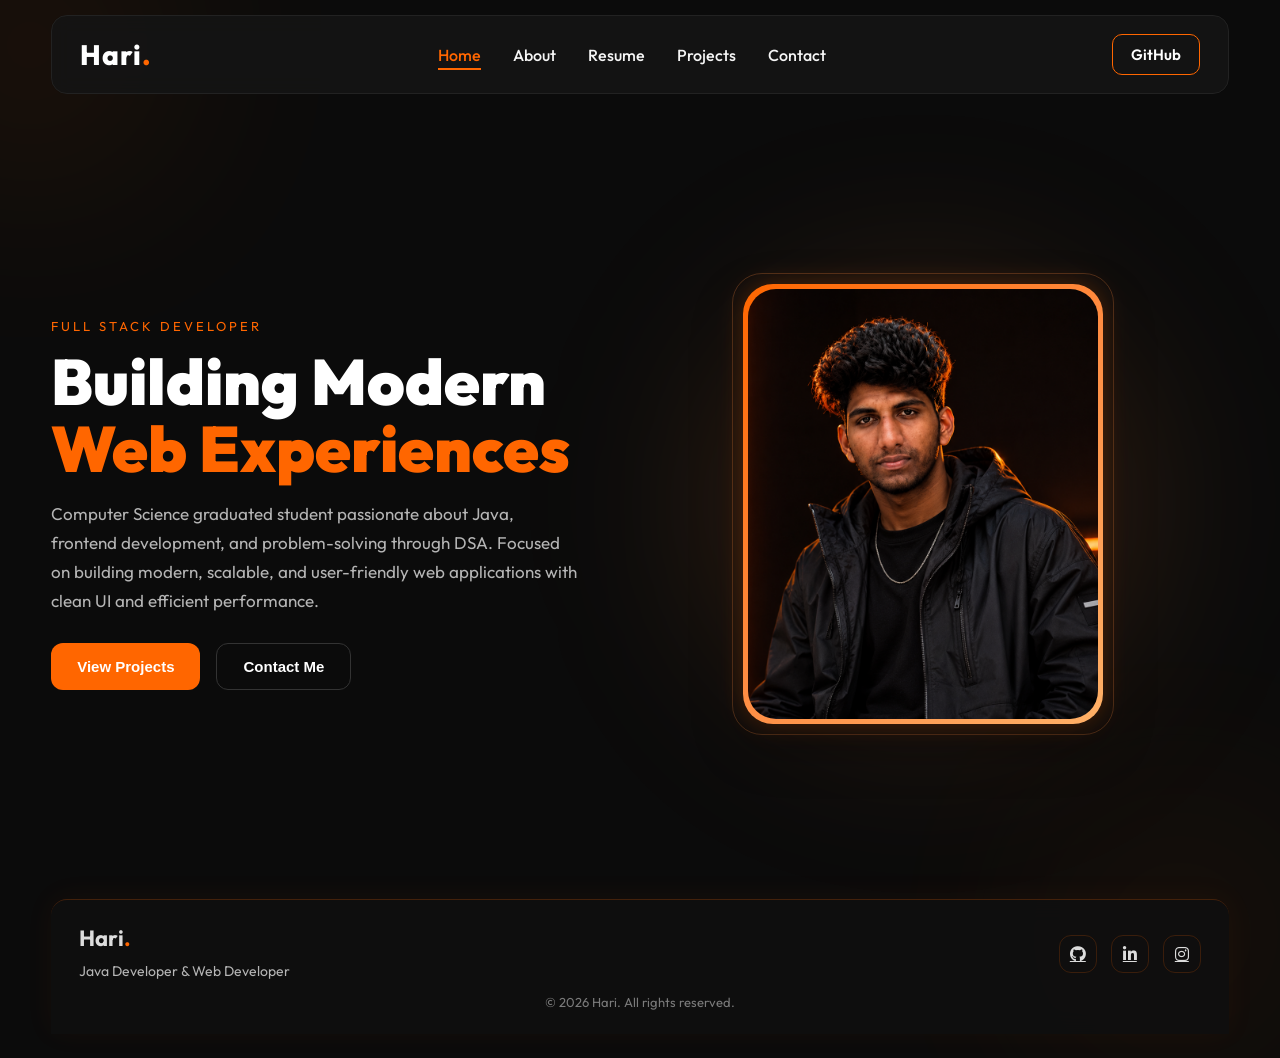
<file: index.html>
<!DOCTYPE html>
<html lang="en">
<head>
  <meta charset="UTF-8" />
  <meta name="viewport" content="width=device-width, initial-scale=1.0"/>

  <title>Hari | Portfolio</title>

  <!-- GOOGLE FONT -->
  <link
    href="https://fonts.googleapis.com/css2?family=Outfit:wght@300;400;500;600;700;800;900&display=swap"
    rel="stylesheet"
  />
  <link rel="stylesheet" href="https://cdnjs.cloudflare.com/ajax/libs/font-awesome/6.5.1/css/all.min.css" />

  <link rel="stylesheet" href="./CSS/style.css">
 <script src="./JS/script.js"></script>
</head>

<body>

  <!-- BACKGROUND GLOW -->
  <div class="glow glow1"></div>
  <div class="glow glow2"></div>

  <!-- NAVBAR -->
  <header>

    <nav class="navbar">

      <h1 class="logo">
        Hari<span>.</span>
      </h1>

      <div class="nav-links">
        <a href="index.html" class="active">Home</a>
        <a href="./HTML/About.html">About</a>
        <a href="./HTML/Resume.html">Resume</a>
        <a href="./HTML/Project.html">Projects</a>
        <a href="./HTML/Contact.html">Contact</a>
      </div>

      <a
        href="https://github.com/Hari-bala-k"
        target="_blank"
        class="github-btn"
      >
        GitHub
      </a>

    </nav>

  </header>

  <!-- HERO SECTION -->

  <section class="hero" id="home">

    <!-- LEFT -->

    <div class="hero-content">

      <p class="subtitle">
        FULL STACK DEVELOPER
      </p>

      <h2>
        Building Modern
        <span>Web Experiences</span>
      </h2>

      <p class="description">
        Computer Science graduated student passionate about Java,
        frontend development, and problem-solving through DSA.
        Focused on building modern, scalable, and user-friendly
        web applications with clean UI and efficient performance.
      </p>

      <div class="hero-buttons">

      <button class="primary-btn" onclick="window.location.href='./HTML/Project.html'">
          View Projects
        </button>
      <button class="secondary-btn" onclick="window.location.href='./HTML/Contact.html'">
          Contact Me
        </button>

      </div>

    </div>

    <!-- RIGHT -->

    <div class="hero-image">

      <div class="image-border">

        <img
          src="./Media/Profile1.png"
          alt="profile"
        >

      </div>

    </div>

  </section>

  <footer class="site-footer">
    <div class="footer-top">
      <div class="footer-brand">
        <h2>Hari<span>.</span></h2>
        <p>Java Developer & Web Developer</p>
      </div>



      <div class="footer-social">
        <a href="https://github.com/Hari-bala-k" target="_blank" aria-label="GitHub"><i class="fab fa-github"></i></a>
        <a href="https://www.linkedin.com/in/hari-bala-krishnan/" target="_blank" aria-label="LinkedIn"><i class="fab fa-linkedin-in"></i></a>
        <a href="https://www.instagram.com/itz._.hxriee__?igsh=MWJyajVqOTRsd3dlaw==" target="_blank" aria-label="Instagram"><i class="fab fa-instagram"></i></a>
      </div>
    </div>
    <p class="footer-copy">© 2026 Hari. All rights reserved.</p>
  </footer>
  </body>
  </html>
</file>
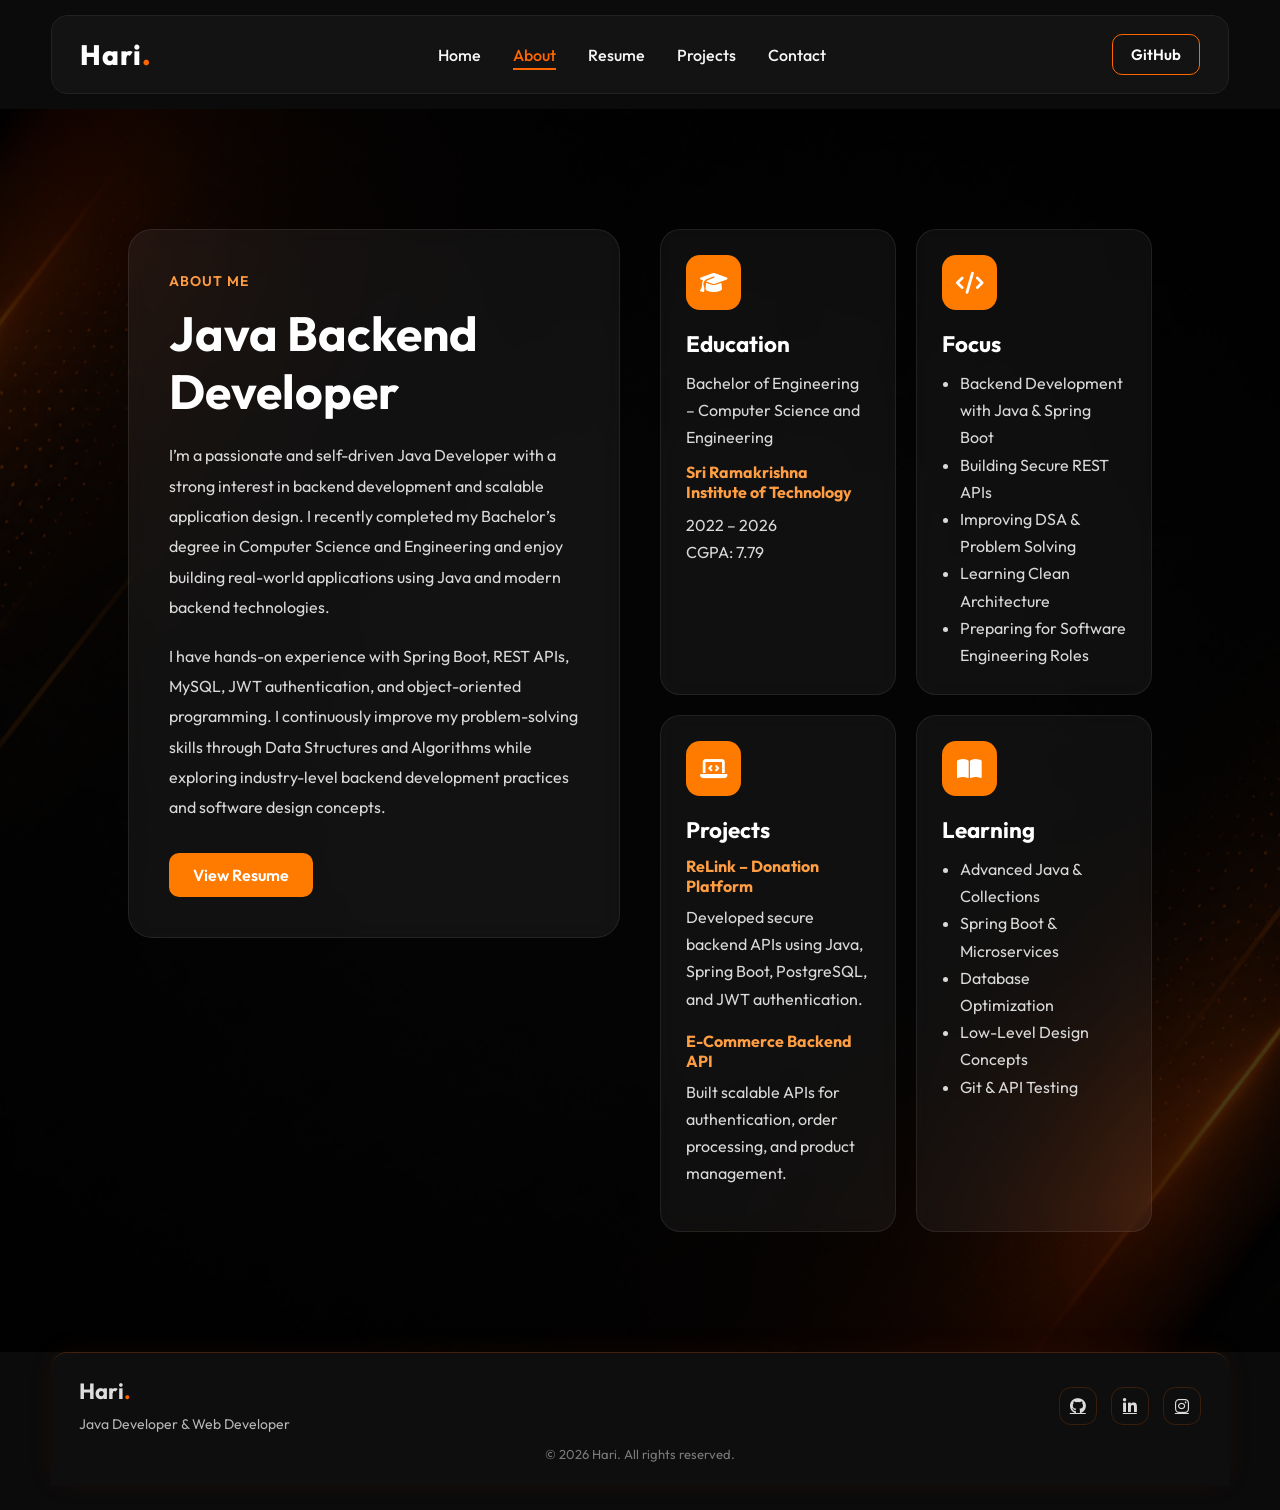
<file: HTML/About.html>
<!DOCTYPE html>
<html lang="en">
<head>
  <meta charset="UTF-8" />
  <meta name="viewport" content="width=device-width, initial-scale=1.0"/>
  <title>Portfolio | About</title>

  <!-- Google Font -->
  <link
    href="https://fonts.googleapis.com/css2?family=Outfit:wght@300;400;500;600;700;800&display=swap"
    rel="stylesheet"
  />

  <!-- Font Awesome -->
  <link
    rel="stylesheet"
    href="https://cdnjs.cloudflare.com/ajax/libs/font-awesome/6.5.1/css/all.min.css"
  />

  <!-- CSS -->
  <link rel="stylesheet" href="../CSS/style.css" />
  <link rel="stylesheet" href="../CSS/About.css" />
</head>

<body>

  <!-- Navbar -->
  <header>
    <nav class="navbar">

      <h1 class="logo">
        Hari<span>.</span>
      </h1>

      <div class="nav-links">
        <a href="../index.html">Home</a>
        <a href="About.html" class="active">About</a>
        <a href="Resume.html">Resume</a>
        <a href="Project.html">Projects</a>
        <a href="Contact.html">Contact</a>
      </div>

      <a
        href="https://github.com/Hari-bala-k"
        target="_blank"
        class="github-btn"
      >
        GitHub
      </a>

    </nav>
  </header>

  <!-- About Section -->
  <section id="about">

    <div class="about-container">

      <!-- About Card -->
      <div class="about-card">

        <span class="section-tag">About Me</span>

        <h2>Java Backend Developer</h2>

        <p>
          I’m a passionate and self-driven Java Developer with a strong
          interest in backend development and scalable application design.
          I recently completed my Bachelor’s degree in Computer Science
          and Engineering and enjoy building real-world applications
          using Java and modern backend technologies.
        </p>

        <p>
          I have hands-on experience with Spring Boot, REST APIs,
          MySQL, JWT authentication, and object-oriented programming.
          I continuously improve my problem-solving skills through
          Data Structures and Algorithms while exploring industry-level
          backend development practices and software design concepts.
        </p>

        <div class="about-buttons">
          <a href="../Media/Hari_Resume .pdf" class="btn-primary" target="_blank">View Resume</a>
        </div>

      </div>

      <!-- Highlights -->
      <div class="about-highlights">

        <!-- Education -->
        <div class="highlight">

          <div class="highlight-icon">
            <i class="fa-solid fa-graduation-cap"></i>
          </div>

          <h3>Education</h3>

          <p class="title">
            Bachelor of Engineering – Computer Science and Engineering
          </p>

          <h4>Sri Ramakrishna Institute of Technology</h4>

          <span>2022 – 2026</span>

          <p>CGPA: 7.79</p>

        </div>

        <!-- Focus -->
        <div class="highlight">

          <div class="highlight-icon">
            <i class="fa-solid fa-code"></i>
          </div>

          <h3>Focus</h3>

          <ul>
            <li>Backend Development with Java & Spring Boot</li>
            <li>Building Secure REST APIs</li>
            <li>Improving DSA & Problem Solving</li>
            <li>Learning Clean Architecture</li>
            <li>Preparing for Software Engineering Roles</li>
          </ul>

        </div>

        <!-- Projects -->
        <div class="highlight">

          <div class="highlight-icon">
            <i class="fa-solid fa-laptop-code"></i>
          </div>

          <h3>Projects</h3>

          <div class="project-box">
            <h4>ReLink – Donation Platform</h4>

            <p>
              Developed secure backend APIs using Java,
              Spring Boot, PostgreSQL, and JWT authentication.
            </p>
          </div>

          <div class="project-box">
            <h4>E-Commerce Backend API</h4>

            <p>
              Built scalable APIs for authentication,
              order processing, and product management.
            </p>
          </div>

        </div>

        <!-- Learning -->
        <div class="highlight">

          <div class="highlight-icon">
            <i class="fa-solid fa-book-open"></i>
          </div>

          <h3>Learning</h3>

          <ul>
            <li>Advanced Java & Collections</li>
            <li>Spring Boot & Microservices</li>
            <li>Database Optimization</li>
            <li>Low-Level Design Concepts</li>
            <li>Git & API Testing</li>
          </ul>

        </div>

      </div>

    </div>

  </section>

  <!-- Footer -->
  <footer class="site-footer">

    <div class="footer-top">

      <div class="footer-brand">
        <h2>Hari<span>.</span></h2>
        <p>Java Developer & Web Developer</p>
      </div>

      <div class="footer-social">

        <a
          href="https://github.com/Hari-bala-k"
          target="_blank"
          aria-label="GitHub"
        >
          <i class="fab fa-github"></i>
        </a>

        <a
          href="https://www.linkedin.com/in/hari-bala-krishnan/"
          target="_blank"
          aria-label="LinkedIn"
        >
          <i class="fab fa-linkedin-in"></i>
        </a>

        <a
          href="https://www.instagram.com/itz._.hxriee__/"
          target="_blank"
          aria-label="Instagram"
        >
          <i class="fab fa-instagram"></i>
        </a>

      </div>

    </div>

    <p class="footer-copy">
      © 2026 Hari. All rights reserved.
    </p>

  </footer>

</body>
</html>
</file>
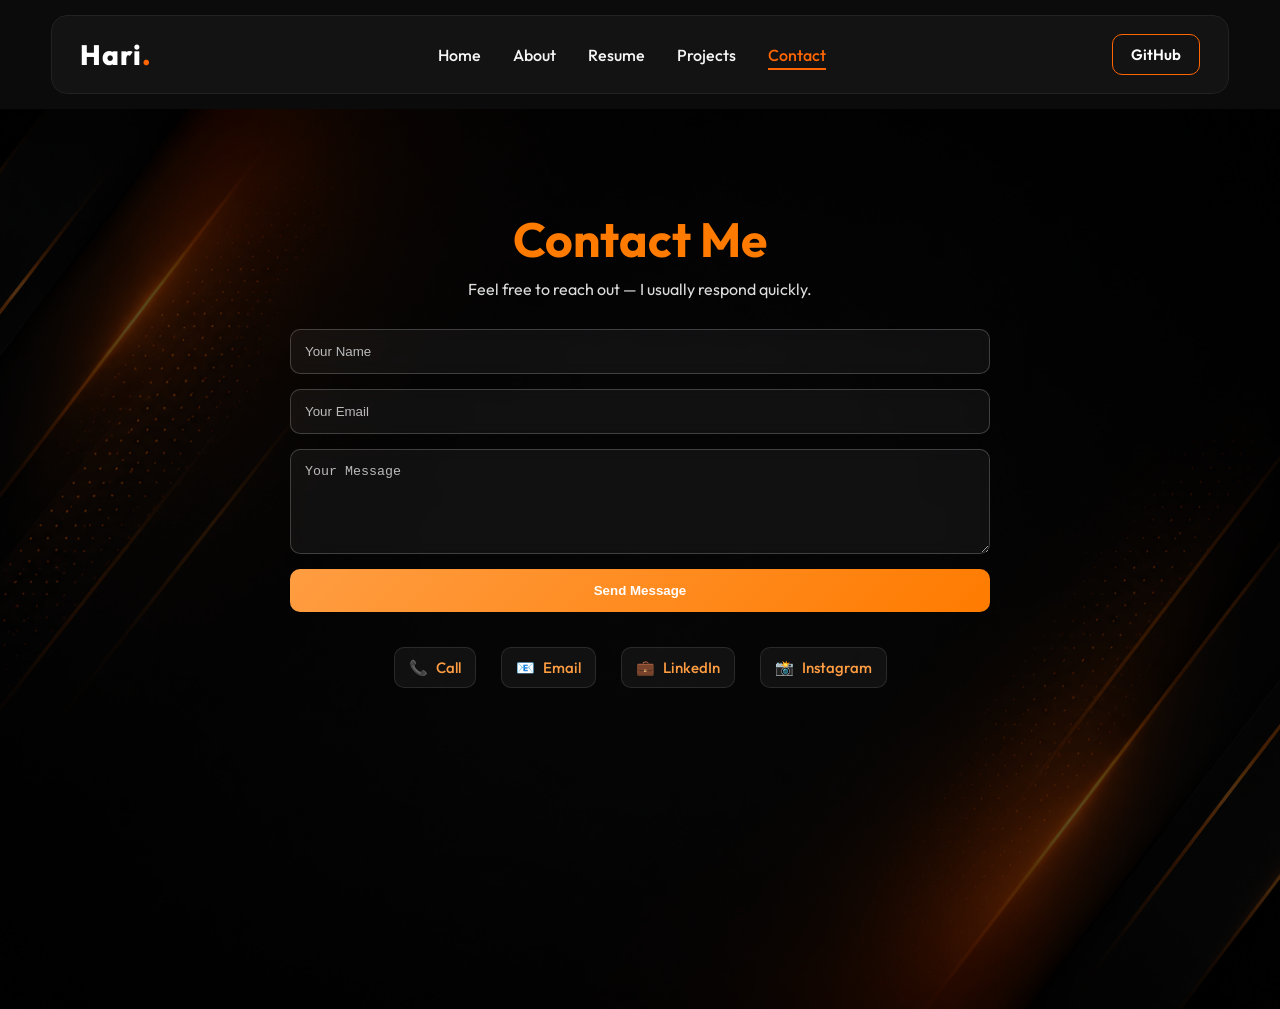
<file: HTML/Contact.html>
<!DOCTYPE html>
<html lang="en">
<head>
    <meta charset="UTF-8">
    <meta name="viewport" content="width=device-width, initial-scale=1.0">
    <title>Portfolio/Contact</title>
    <link
      href="https://fonts.googleapis.com/css2?family=Outfit:wght@300;400;500;600;700;800;900&display=swap"
      rel="stylesheet"
    />
    <link rel="stylesheet" href="https://cdnjs.cloudflare.com/ajax/libs/font-awesome/6.5.1/css/all.min.css" />
    <link rel="stylesheet" href="../CSS/style.css">
    <link rel="stylesheet" href="../CSS/Contact.css">
</head>
<body>
<header>
  <nav class="navbar">

    <h1 class="logo">
      Hari<span>.</span>
    </h1>

    <div class="nav-links">
      <a href="../index.html">Home</a>
      <a href="About.html">About</a>
      <a href="Resume.html">Resume</a>
      <a href="Project.html">Projects</a>
      <a href="Contact.html" class="active">Contact</a>
    </div>

    <a
      href="https://github.com/Hari-bala-k"
      target="_blank"
      class="github-btn"
    >
      GitHub
    </a>

  </nav>
</header>
 <section id="contact">

  <div class="contact-wrapper">

    <h2>Contact Me</h2>
    <p>Feel free to reach out — I usually respond quickly.</p>

    <!-- FORM FIRST -->
    <form class="contact-form" id="contactForm">

      <input type="text" placeholder="Your Name" required>

      <input type="email" placeholder="Your Email" required>

      <textarea rows="5" placeholder="Your Message" required></textarea>

      <button type="submit">Send Message</button>

    </form>

    <!-- SIMPLE CONTACT OPTIONS (ICONS STYLE) -->
    <div class="contact-icons">

      <a href="tel:6369548291">📞 <span>Call</span></a>

      <a href="mailto:techiehari18hk@gmail.com">📧 <span>Email</span></a>

      <a href="https://www.linkedin.com/in/hari-bala-krishnan/" target="_blank">💼 <span>LinkedIn</span></a>

      <a href="https://www.instagram.com/itz._.hxriee__?igsh=MWJyajVqOTRsd3dlaw==" target="_blank">📸 <span>Instagram</span></a>

    </div>

  </div>

</section>
<script src="../JS/script.js"></script>
</body>
</html>
</file>
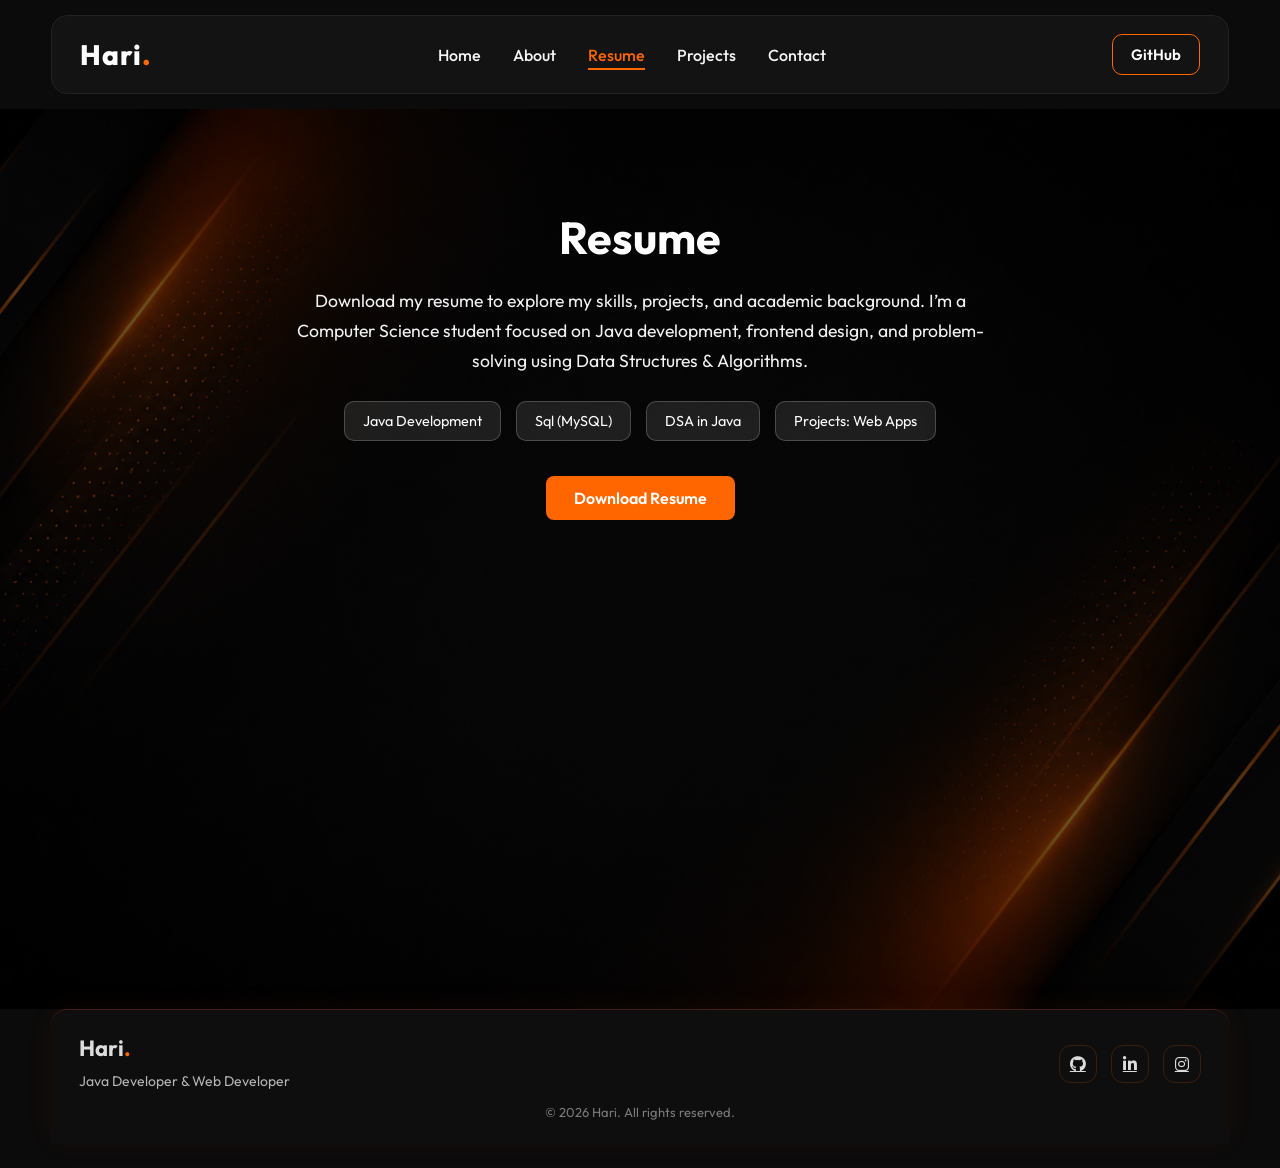
<file: HTML/Resume.html>
<!DOCTYPE html>
<html lang="en">
<head>
    <meta charset="UTF-8">
    <meta name="viewport" content="width=device-width, initial-scale=1.0">
    <title>Portfolio/Resume</title>
    <link
      href="https://fonts.googleapis.com/css2?family=Outfit:wght@300;400;500;600;700;800;900&display=swap"
      rel="stylesheet"
    />
    <link rel="stylesheet" href="https://cdnjs.cloudflare.com/ajax/libs/font-awesome/6.5.1/css/all.min.css" />
    <link rel="stylesheet" href="../CSS/style.css">
    <link rel="stylesheet" href="../CSS/Resume.css">
</head>
<body>
<header>
  <nav class="navbar">

    <h1 class="logo">
      Hari<span>.</span>
    </h1>

    <div class="nav-links">
      <a href="../index.html">Home</a>
      <a href="About.html">About</a>
      <a href="Resume.html" class="active">Resume</a>
      <a href="Project.html">Projects</a>
      <a href="Contact.html">Contact</a>
    </div>

    <a
      href="https://github.com/Hari-bala-k"
      target="_blank"
      class="github-btn"
    >
      GitHub
    </a>

  </nav>
</header>
<section id="resume">

  <h2>Resume</h2>

  <p>
    Download my resume to explore my skills, projects, and academic background.
    I’m a Computer Science student focused on Java development, frontend design,
    and problem-solving using Data Structures & Algorithms.
  </p>

  <!-- QUICK HIGHLIGHTS -->
  <div class="resume-highlights">
    <div class="box">Java Development</div>
    <div class="box">Sql (MySQL)</div>
    <div class="box">DSA in Java</div>
    <div class="box">Projects: Web Apps</div>
  </div>

  <!-- BUTTON -->
  <a href="../Media/Hari_Resume.pdf" class="btn" download>Download Resume</a>

</section>
  <footer class="site-footer">
    <div class="footer-top">
      <div class="footer-brand">
        <h2>Hari<span>.</span></h2>
        <p>Java Developer & Web Developer</p>
      </div>

      <div class="footer-social">
        <a href="https://github.com/Hari-bala-k" target="_blank" aria-label="GitHub"><i class="fab fa-github"></i></a>
        <a href="https://www.linkedin.com/in/hari-bala-krishnan/" target="_blank" aria-label="LinkedIn"><i class="fab fa-linkedin-in"></i></a>
        <a href="https://www.instagram.com/itz._.hxriee__?igsh=MWJyajVqOTRsd3dlaw==" target="_blank" aria-label="Instagram"><i class="fab fa-instagram"></i></a>
      </div>
    </div>
    <p class="footer-copy">© 2026 Hari. All rights reserved.</p>
  </footer>
</body>
</html>
</file>
<file: CSS/style.css>
/* RESET */

*{
  margin:0;
  padding:0;
  box-sizing:border-box;
}

/* BODY */

body{
  font-family:'Outfit',sans-serif;
  background:#0b0b0b;
  color:white;
  overflow-x:hidden;
  position:relative;
}

html{
  scroll-behavior:smooth;
}

/* GLOW EFFECT */

.glow{
  position:absolute;
  border-radius:50%;
  filter:blur(120px);
  z-index:-1;
}

.glow1{
  width:220px;
  height:220px;
  background:#ff6600;
  top:-80px;
  left:-80px;
  opacity:0.15;
}

.glow2{
  width:200px;
  height:200px;
  background:#ff6600;
  bottom:0;
  right:0;
  opacity:0.12;
}

/* NAVBAR */

.navbar{

  width:92%;

  margin:15px auto;

  padding:18px 28px;

  background:rgba(20,20,20,0.9);

  border:1px solid #222;

  border-radius:16px;

  backdrop-filter:blur(10px);

  display:flex;
  justify-content:space-between;
  align-items:center;

}

/* LOGO */

.logo{
  font-size:28px;
  font-weight:800;
  letter-spacing:1px;
}

.logo span{
  color:#ff6600;
}

/* NAV LINKS */

.nav-links{
  display:flex;
  gap:32px;
}

.nav-links a{
  text-decoration:none;
  color:#f5f5f5;
  font-size:16px;
  font-weight:500;
  position:relative;
  transition:0.3s;
}

.nav-links a::after{
  content:"";
  position:absolute;
  width:0%;
  height:2px;
  background:#ff6600;
  left:0;
  bottom:-5px;
  transition:0.3s;
}

.nav-links a:hover,
.nav-links a.active{
  color:#ff6600;
}

.nav-links a.active::after{
  width:100%;
}

.nav-links a:hover::after{
  width:100%;
}

/* GITHUB BUTTON */

.navbar .github-btn{

  text-decoration:none;

  color:white;

  border:1px solid #ff6600;

  padding:10px 18px;

  border-radius:10px;

  font-size:15px;
  font-weight:600;

  transition:0.3s;
}

.navbar .github-btn:hover{
  background:#ff6600;
  transform:translateY(-2px);
  box-shadow:0 0 15px rgba(255,102,0,0.3);
}

/* HERO */

.hero{

  width:92%;

  min-height:calc(100vh - 110px);

  margin:auto;

  display:flex;
  justify-content:space-between;
  align-items:center;

  gap:35px;

}

/* HERO CONTENT */

.hero-content{
  flex:1;
}

/* SUBTITLE */

.subtitle{
  color:#ff6600;
  font-size:13px;
  letter-spacing:3px;
  margin-bottom:14px;
}

/* HEADING */

.hero-content h2{
  font-size:64px;
  line-height:1.05;
  font-weight:900;
  margin-bottom:18px;
}

.hero-content h2 span{
  color:#ff6600;
}

/* DESCRIPTION */

.description{
  color:#b5b5b5;
  font-size:17px;
  line-height:1.7;
  max-width:580px;
}

/* BUTTONS */

.hero-buttons{
  margin-top:28px;
  display:flex;
  gap:16px;
}

/* PRIMARY BUTTON */

.primary-btn{

  background:#ff6600;
  color:white;

  border:none;

  padding:14px 26px;

  border-radius:12px;

  font-size:15px;
  font-weight:700;

  cursor:pointer;

  transition:0.3s;
}

.primary-btn:hover{
  transform:translateY(-3px);
  box-shadow:0 0 20px rgba(255,102,0,0.35);
}

/* SECONDARY BUTTON */

.secondary-btn{

  background:transparent;
  color:white;

  border:1px solid #333;

  padding:14px 26px;

  border-radius:12px;

  font-size:15px;
  font-weight:700;

  cursor:pointer;

  transition:0.3s;
}

.secondary-btn:hover{
  border-color:#ff6600;
  color:#ff6600;
}

/* RESPONSIVE NAVBAR */

@media (max-width: 860px) {
  .navbar {
    flex-wrap: wrap;
    gap: 16px;
  }

  .nav-links {
    flex: 1 1 100%;
    justify-content: center;
    flex-wrap: wrap;
    gap: 18px;
  }
}

@media (max-width: 640px) {
  .navbar {
    flex-direction: column;
    align-items: stretch;
    padding: 18px 18px;
  }

  .nav-links {
    justify-content: space-between;
    gap: 12px;
  }

  .nav-links a {
    font-size: 15px;
  }

  .navbar .github-btn {
    width: 100%;
    text-align: center;
  }
}


/* HERO IMAGE */
.hero-image{
  flex: 1;
  display: flex;
  justify-content: center;
  align-items: center;
  position: relative;
  padding: 40px;
}

/* BACKGROUND GLOW */

.hero-image::before{
  content: "";

  position: absolute;

  width: 500px;
  height: 500px;

  background: radial-gradient(
    circle,
    rgba(255,102,0,0.28) 0%,
    rgba(255,140,66,0.16) 40%,
    transparent 75%
  );

  border-radius: 50%;

  filter: blur(90px);

  animation: glowPulse 5s ease-in-out infinite;

  z-index: -2;
}

/* FLOATING ORANGE RING */

.hero-image::after{
  content: "";

  position: absolute;

  width: 380px;
  height: 460px;

  border: 1px solid rgba(255,140,66,0.25);

  border-radius: 30px;

  z-index: -1;
}

/* IMAGE CARD */

.image-border{
  position: relative;

  padding: 5px;

  border-radius: 30px;

  background: linear-gradient(
    135deg,
    #ff6600,
    #ff8c42,
    #ffb067
  );

  overflow: hidden;

  backdrop-filter: blur(10px);

  box-shadow:
    0 0 25px rgba(255,102,0,0.25),
    0 20px 50px rgba(0,0,0,0.35);

  transition: all 0.45s ease;
}

/* SHINE EFFECT */

.image-border::before{
  content: "";

  position: absolute;

  top: -120%;
  left: -50%;

  width: 90px;
  height: 320%;

  background: linear-gradient(
    to right,
    transparent,
    rgba(255,255,255,0.22),
    transparent
  );

  transform: rotate(25deg);

  transition: 0.8s ease;
}

.image-border:hover::before{
  left: 140%;
}

/* IMAGE */

.image-border img{
  width: 350px;
  height: 430px;

  object-fit: cover;

  border-radius: 28px;

  display: block;

  transition: transform 0.45s ease,
              filter 0.45s ease;
}

/* HOVER EFFECT */


.image-border:hover img{
  transform: scale(1.05);
  filter: brightness(1.05);
}

/* ANIMATIONS */

@keyframes glowPulse{
  0%{
    transform: scale(1);
    opacity: 0.8;
  }

  50%{
    transform: scale(1.08);
    opacity: 1;
  }

  100%{
    transform: scale(1);
    opacity: 0.8;
  }
}

@keyframes floatRing{
  0%{
    transform: translateY(0px);
  }

  50%{
    transform: translateY(-12px);
  }

  100%{
    transform: translateY(0px);
  }
}

/* RESPONSIVE */

@media(max-width:768px){

  .image-border img{
    width: 280px;
    height: 350px;
  }

  .hero-image::after{
    width: 310px;
    height: 390px;
  }
}
/* RESPONSIVE */

@media(max-width:1000px){

  .hero{
    flex-direction:column-reverse;
    justify-content:center;
    text-align:center;
    padding:20px 0;
  }

  .hero-buttons{
    justify-content:center;
  }

  .description{
    margin:auto;
  }

  .hero-content h2{
    font-size:52px;
  }

}

@media(max-width:768px){

  .navbar{
    flex-direction:column;
    gap:18px;
    padding:20px;
  }

  .nav-links{
    gap:20px;
    flex-wrap:wrap;
    justify-content:center;
  }

  .hero-content h2{
    font-size:42px;
  }

  .description{
    font-size:15px;
  }

  .image-border img{
    width:270px;
    height:340px;
  }

  .hero-buttons{
    flex-direction:column;
    align-items:center;

  }

  .primary-btn,
  .secondary-btn{
    width:200px;
  }

}

@media(max-width:480px){

  .hero-content h2{
    font-size:34px;
  }

  .description{
    font-size:14px;
  }

  .image-border img{
    width:230px;
    height:300px;
  }
  

}

/* FOOTER */

.site-footer{
  width:92%;
  margin:0 auto 24px;
  padding:24px 28px;
  border-top:1px solid rgba(255,102,0,0.22);
  background:rgba(15,15,15,0.88);
  backdrop-filter:blur(12px);
  border-radius:16px 16px 0 0;
  box-shadow:0 -2px 30px rgba(255,102,0,0.05);
  color:#dcdcdc;
}

.footer-top{
  display:flex;
  justify-content:space-between;
  align-items:center;
  gap:24px;
  flex-wrap:wrap;
}

.footer-brand h2{
  font-size:22px;
  margin-bottom:8px;
}

.footer-brand span{
  color:#ff6600;
}

.footer-brand p{
  color:#b5b5b5;
  font-size:14px;
  line-height:1.7;
  max-width:280px;
}

.footer-links{
  display:flex;
  flex-wrap:wrap;
  gap:18px;
}

.footer-links a{
  color:#dcdcdc;
  text-decoration:none;
  font-size:14px;
  transition:color 0.25s ease, transform 0.25s ease;
}

.footer-links a:hover{
  color:#ff6600;
  transform:translateY(-1px);
}

.footer-social{
  display:flex;
  gap:14px;
}

.footer-social a{
  width:38px;
  height:38px;
  display:flex;
  align-items:center;
  justify-content:center;
  border:1px solid rgba(255,102,0,0.18);
  border-radius:12px;
  color:#dcdcdc;
  transition:background 0.25s ease, color 0.25s ease, transform 0.25s ease;
}

.footer-social a:hover{
  background:rgba(255,102,0,0.16);
  color:#ffcc99;
  transform:translateY(-2px);
}

.footer-social i{
  font-size:16px;
}

.footer-copy{
  color:#7a7a7a;
  font-size:13px;
  text-align:center;
  margin-top:10px;
}

@media (max-width:720px) {
  .site-footer{
    padding:20px 18px;
  }

  .footer-top{
    flex-direction:column;
    align-items:flex-start;
  }

  .footer-links{
    width:100%;
    justify-content:flex-start;
    gap:12px;
  }

  .footer-copy{
    text-align:left;
  }
}
</file>
<file: CSS/About.css>
#about{
  min-height:100vh;
  padding:120px 10%;
  background:url("../Media/background.png") center/cover no-repeat;
  position:relative;
  color:white;
  overflow:hidden;
}

/* Overlay */
#about::before{
  content:"";
  position:absolute;
  inset:0;
  background:rgba(0,0,0,0.72);
}

#about > *{
  position:relative;
  z-index:1;
}

/* Layout */
.about-container{
  display:grid;
  grid-template-columns:1fr 1fr;
  gap:40px;
  align-items:start;
}

/* About Card */
.about-card{
  background:rgba(255,255,255,0.06);
  padding:40px;
  border-radius:24px;
  border:1px solid rgba(255,255,255,0.08);
  backdrop-filter:blur(12px);
}

.section-tag{
  color:#ff9d42;
  text-transform:uppercase;
  letter-spacing:1px;
  font-size:14px;
  font-weight:600;
}

.about-card h2{
  font-size:3rem;
  margin:15px 0 20px;
  line-height:1.2;
}

.about-card p{
  color:#d9d9d9;
  line-height:1.9;
  margin-bottom:18px;
}

/* Buttons */
.about-buttons{
  display:flex;
  gap:15px;
  margin-top:30px;
}

.btn-primary,
.btn-secondary{
  padding:12px 24px;
  border-radius:10px;
  text-decoration:none;
  font-weight:600;
  transition:0.3s ease;
}

.btn-primary{
  background:#ff7b00;
  color:white;
}

.btn-primary:hover{
  transform:translateY(-3px);
}

.btn-secondary{
  border:1px solid #ff7b00;
  color:#ff7b00;
}

.btn-secondary:hover{
  background:#ff7b00;
  color:white;
}

/* Highlights */
.about-highlights{
  display:grid;
  grid-template-columns:repeat(2,1fr);
  gap:20px;
}

.highlight{
  background:rgba(255,255,255,0.05);
  padding:25px;
  border-radius:20px;
  border:1px solid rgba(255,255,255,0.08);
  backdrop-filter:blur(10px);
  transition:0.3s ease;
}

.highlight:hover{
  transform:translateY(-5px);
  border-color:#ff7b00;
}

.highlight-icon{
  width:55px;
  height:55px;
  background:#ff7b00;
  border-radius:14px;
  display:flex;
  align-items:center;
  justify-content:center;
  font-size:22px;
  margin-bottom:20px;
}

.highlight h3{
  font-size:1.4rem;
  margin-bottom:12px;
}

.highlight h4{
  color:#ff9d42;
  margin:10px 0;
}

.highlight p,
.highlight li,
.highlight span{
  color:#d9d9d9;
  line-height:1.7;
}

.highlight ul{
  padding-left:18px;
}

.project-box{
  margin-bottom:18px;
}

.project-box h4{
  margin-bottom:8px;
}

/* Responsive */
@media(max-width:900px){

  .about-container{
    grid-template-columns:1fr;
  }

  .about-highlights{
    grid-template-columns:1fr;
  }

  .about-card h2{
    font-size:2.3rem;
  }

}

@media(max-width:600px){

  #about{
    padding:100px 7%;
  }

  .about-card{
    padding:28px;
  }

  .highlight{
    padding:22px;
  }

}
</file>
<file: CSS/Contact.css>
#contact{
  min-height: 100vh;
  padding: 100px 10%;
  position: relative;

  background: url("../Media/background.png") center/cover no-repeat;
  color: white;
}

/* overlay */
#contact::before{
  content:"";
  position:absolute;
  inset:0;
  background: rgba(0,0,0,0.65);
}

#contact > *{
  position: relative;
  z-index: 1;
}

/* wrapper */
.contact-wrapper{
  max-width: 700px;
  margin: auto;
  text-align: center;
}

/* heading */
.contact-wrapper h2{
  font-size: 3rem;
  color: #ff7b00;
  margin-bottom: 10px;
}

.contact-wrapper p{
  color: #ddd;
  margin-bottom: 30px;
}

/* FORM (FIRST) */
.contact-form{
  display: flex;
  flex-direction: column;
  gap: 15px;
}

.contact-form input,
.contact-form textarea{
  padding: 14px;
  border-radius: 10px;
  border: 1px solid rgba(255,255,255,0.2);
  background: rgba(255,255,255,0.05);
  color: white;
  outline: none;
  backdrop-filter: blur(8px);
}

.contact-form input::placeholder,
.contact-form textarea::placeholder{
  color: #bbb;
}

.contact-form button{
  padding: 14px;
  border: none;
  border-radius: 10px;
  background: linear-gradient(135deg,#ff9d42,#ff7b00);
  color: white;
  font-weight: 600;
  cursor: pointer;
  transition: 0.3s ease;
}

.contact-form button:hover{
  transform: translateY(-3px);
  box-shadow: 0 10px 25px rgba(255,123,0,0.3);
}

/* ICON CONTACT OPTIONS */
.contact-icons{
  display: flex;
  justify-content: center;
  flex-wrap: wrap;
  gap: 25px;
  margin-top: 35px;
}

.contact-icons a{
  text-decoration: none;
  color: #eaeaea;
  font-size: 15px;

  display: flex;
  align-items: center;
  gap: 8px;

  padding: 10px 14px;
  border-radius: 10px;

  background: rgba(255,255,255,0.05);
  border: 1px solid rgba(255,255,255,0.1);

  transition: 0.3s ease;
}

.contact-icons a span{
  color: #ff9d42;
  font-weight: 500;
}

.contact-icons a:hover{
  transform: translateY(-4px);
  border-color: #ff7b00;
  background: rgba(255,123,0,0.08);
}

/* responsive */
@media(max-width:768px){
  .contact-wrapper h2{
    font-size: 2.2rem;
  }

  .contact-icons{
    gap: 12px;
  }
}
</file>
<file: CSS/Resume.css>
/* =========================
   RESUME SECTION - FINAL
========================= */


/* NAVBAR */

.navbar{

  width:92%;

  margin:15px auto;

  padding:18px 28px;

  background:rgba(20,20,20,0.9);

  border:1px solid #222;

  border-radius:16px;

  backdrop-filter:blur(10px);

  display:flex;
  justify-content:space-between;
  align-items:center;

}

/* LOGO */

.logo{
  font-size:28px;
  font-weight:800;
  letter-spacing:1px;
}

.logo span{
  color:#ff6600;
}

#resume{
  min-height: 100vh;
  padding: 100px 10%;
  text-align: center;

  /* Background */
  background: url("../Media/background.png") center/cover no-repeat;

  position: relative;
  overflow: hidden;
  color: white;
}

/* DARK OVERLAY */
#resume::before{
  content: "";
  position: absolute;
  inset: 0;
  background: rgba(0,0,0,0.6);
}

/* CONTENT ABOVE OVERLAY */
#resume h2,
#resume p,
#resume .btn,
#resume .resume-highlights{
  position: relative;
  z-index: 1;
}

/* TITLE */
#resume h2{
  font-size: 2.8rem;
  margin-bottom: 20px;
}

/* DESCRIPTION */
#resume p{
  font-size: 1.1rem;
  margin-bottom: 25px;
  line-height: 1.7;
  color: #f1f1f1;
  max-width: 700px;
  margin-left: auto;
  margin-right: auto;
}

/* HIGHLIGHTS */
.resume-highlights{
  display: flex;
  justify-content: center;
  gap: 15px;
  flex-wrap: wrap;
  margin: 25px 0;
}

.resume-highlights .box{
  padding: 10px 18px;
  background: rgba(255,255,255,0.1);
  border: 1px solid rgba(255,255,255,0.2);
  border-radius: 10px;
  backdrop-filter: blur(6px);
  font-size: 0.9rem;
  color: white;
  transition: 0.3s ease;
}

.resume-highlights .box:hover{
  transform: translateY(-5px);
  background: rgba(255,255,255,0.2);
}

/* BUTTON */
.btn{
  display: inline-block;
  padding: 12px 28px;
  background: #ff6600;
  color: white;
  text-decoration: none;
  border-radius: 8px;
  font-weight: 600;
  transition: 0.3s ease;
  margin-top: 10px;
}

.btn:hover{
  background: #e65c00;
  transform: translateY(-4px);
}
</file>
